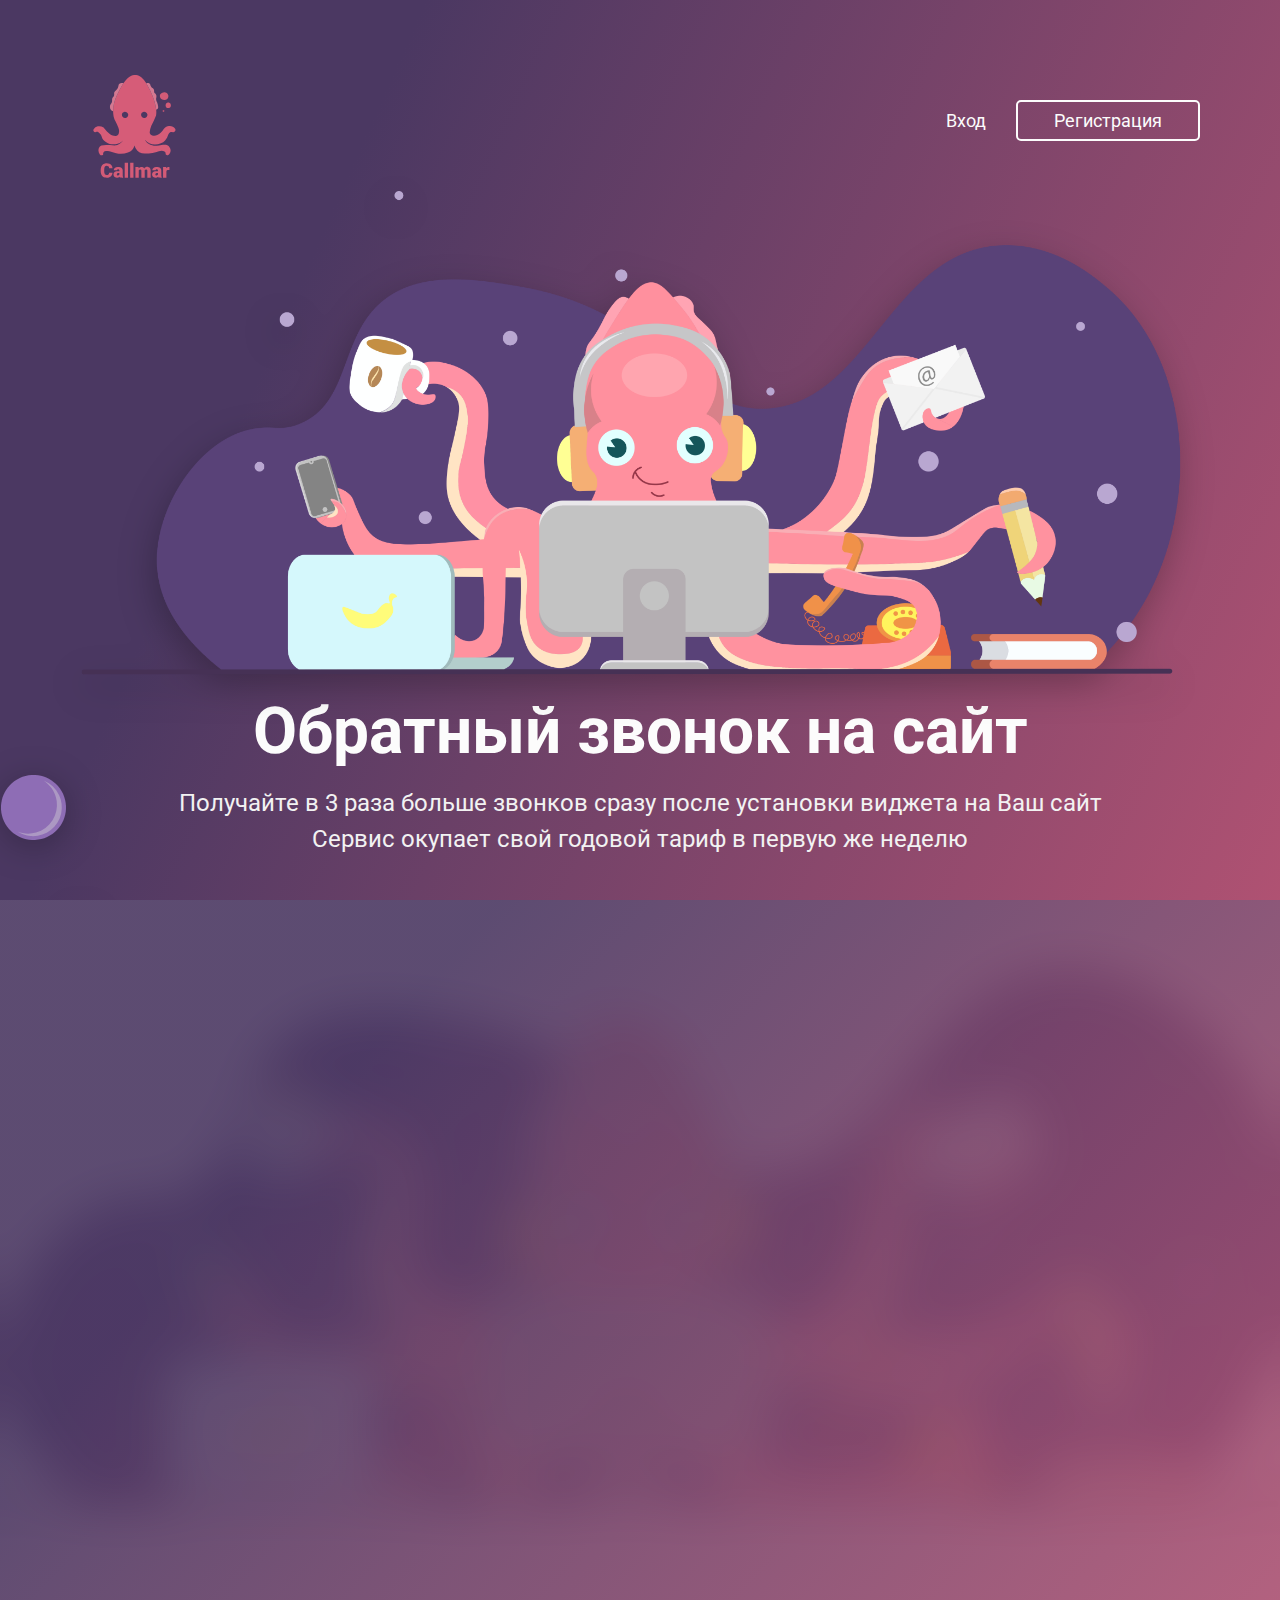
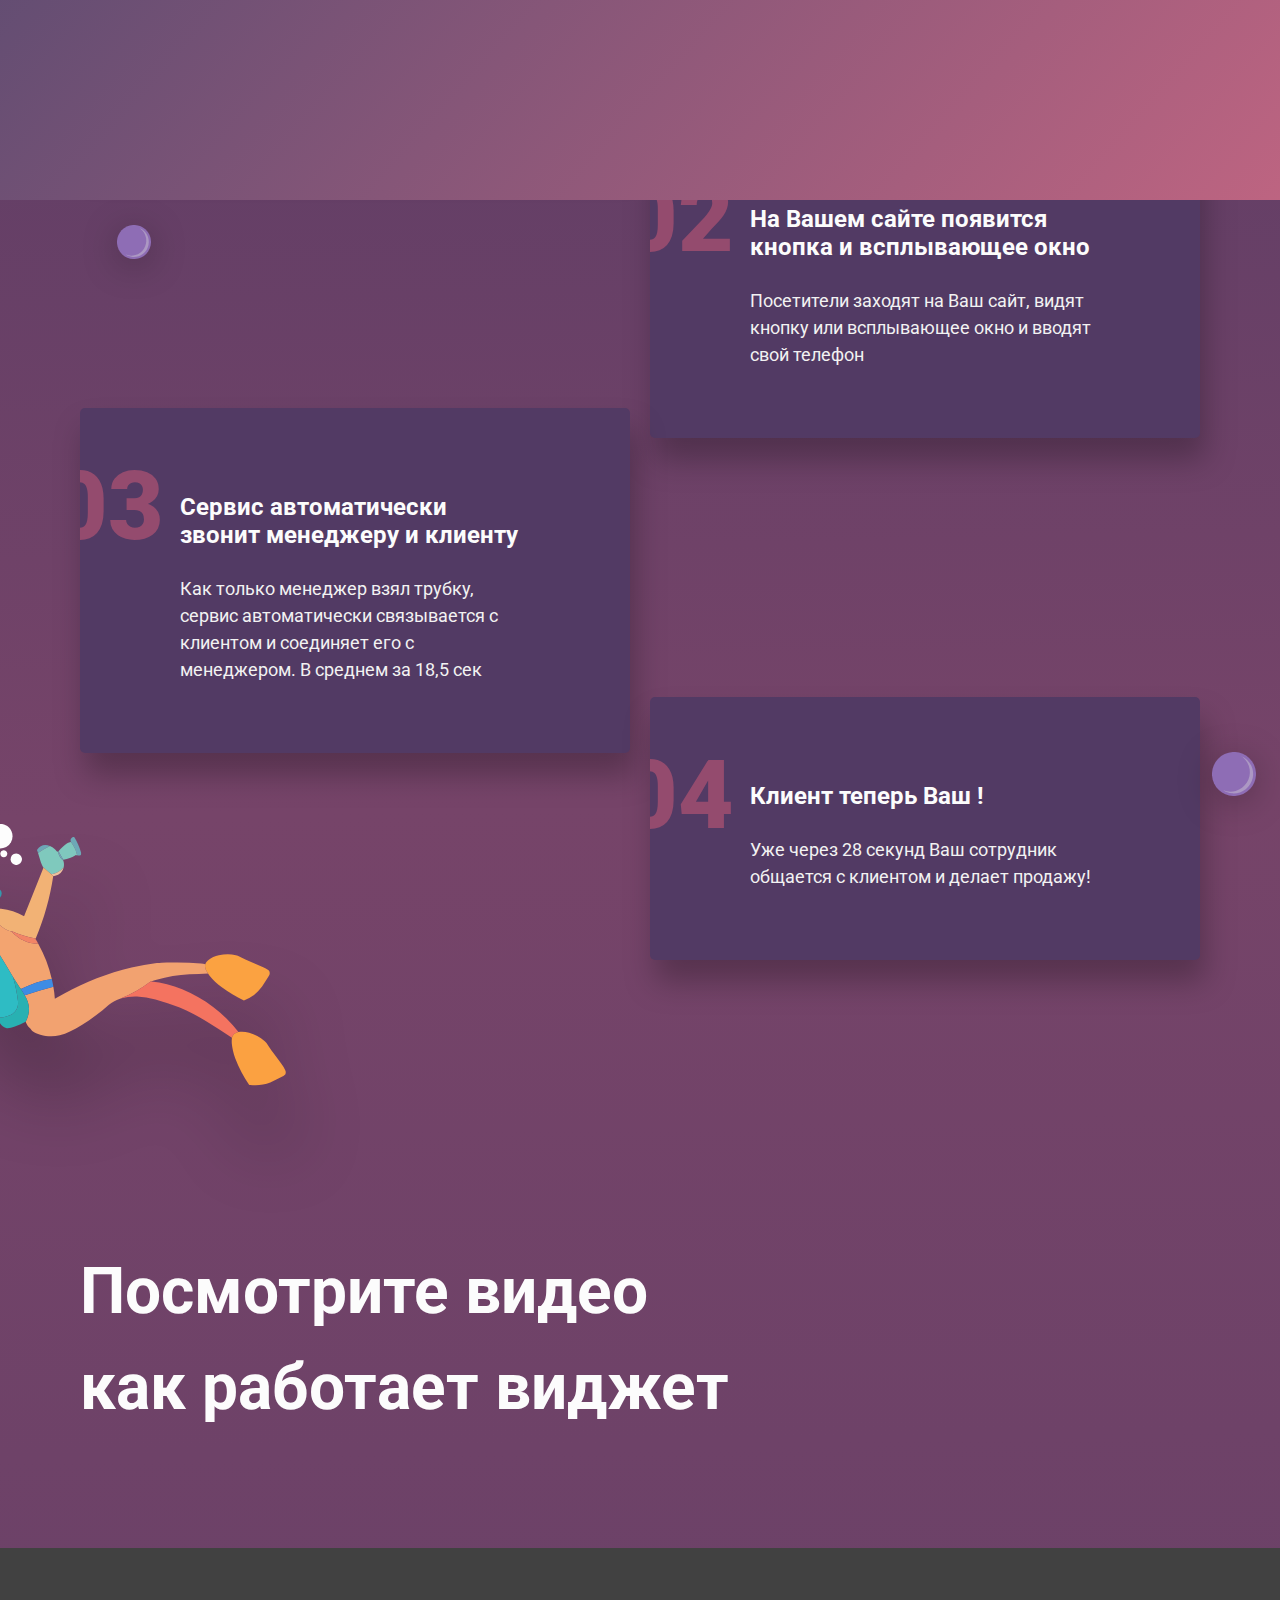
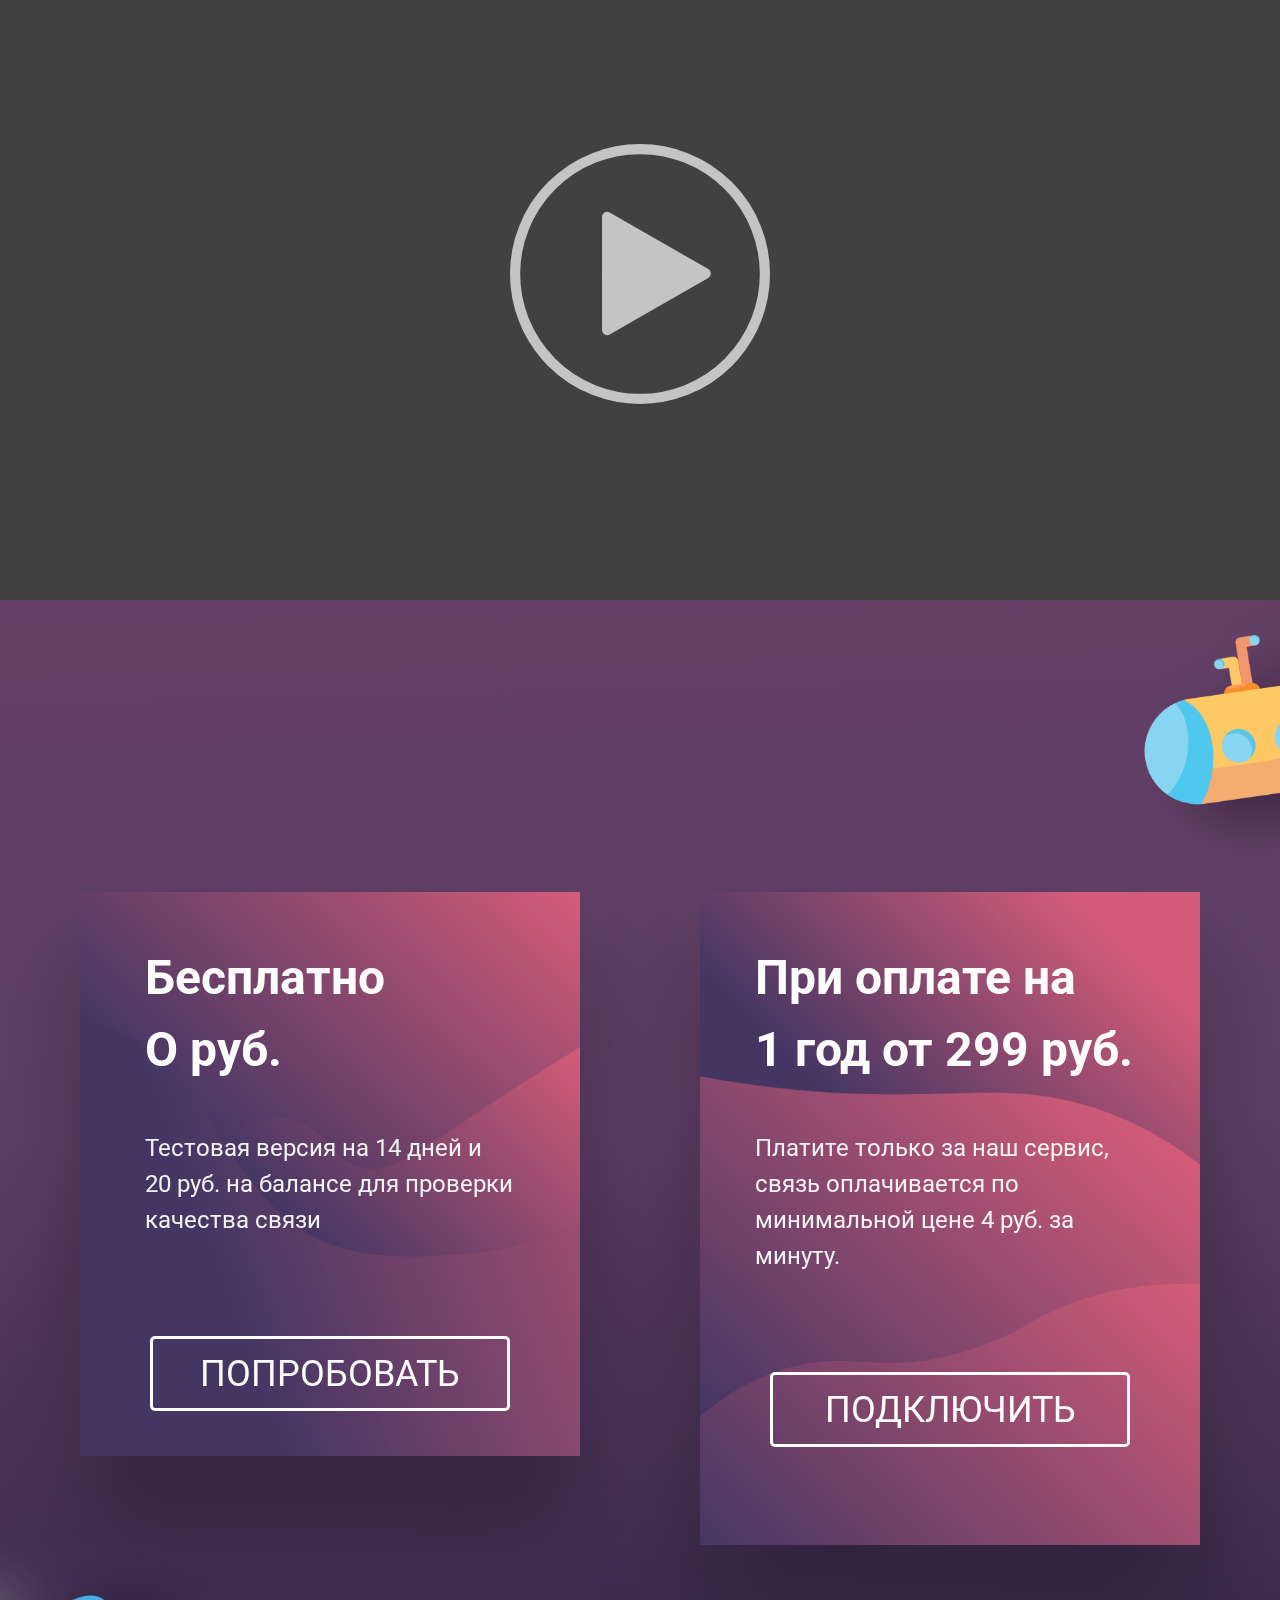
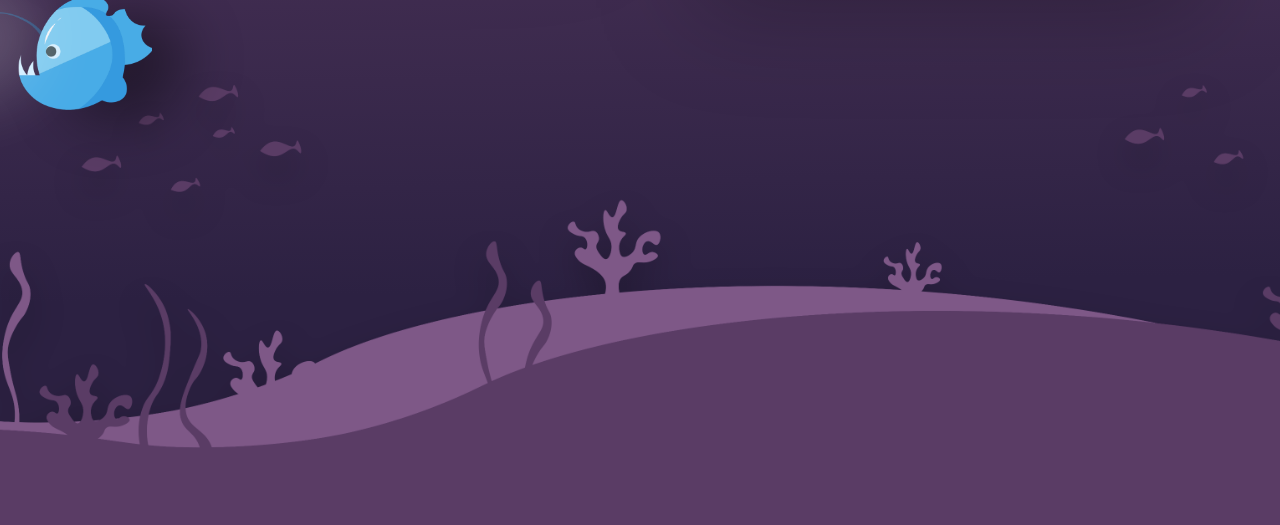
<file: index.html>
<!doctype html>
<html lang="en">
<head>
    <meta charset="UTF-8">
    <meta name="viewport"
          content="width=device-width, user-scalable=no, initial-scale=1.0, maximum-scale=1.0, minimum-scale=1.0">
    <meta http-equiv="X-UA-Compatible" content="ie=edge">
    <title>Николаев HW18</title>
    <link rel="preconnect" href="https://fonts.googleapis.com">
    <link rel="preconnect" href="https://fonts.gstatic.com" crossorigin>
    <link href="https://fonts.googleapis.com/css2?family=Roboto:wght@400;500;700;900&display=swap" rel="stylesheet">
    <base href="public/">
    <link rel="stylesheet" href="css/reset.css">
    <link rel="stylesheet" href="css/style.css">
    <link rel="stylesheet" href="css/index.css">
    <link rel="stylesheet" href="css/layout.css">
    <link rel="stylesheet" href="css/animation.css">
</head>
<body>
<section class="main">
    <div class="container">
        <header class="header header__main">
            <img src="images/callmar_logo.svg" alt="logo" class="header__logo">
            <div class="header__burger-popup hide">
                <button class="button header__button button-login">Вход</button>
                <button class="button header__button button-registration">Регистрация</button>
            </div>
            <button class="header__burger"><img src="images/burger_icon.svg" alt=""></button>

        </header>
        <img src="images/main.png" alt="" class="hero-img">
        <h2>Обратный звонок на сайт</h2>
        <p>Получайте в 3 раза больше звонков сразу после установки виджета на Ваш сайт<br>Сервис окупает свой годовой
            тариф в первую же неделю</p>
        <button class="button button_cta button_filled main__button button-connect">подключить</button>
        <div>
            <img src="images/bubble.svg" alt="" class="bubble__main">
            <img src="images/bubble.svg" alt="" class="bubble__main">
            <img src="images/bubble.svg" alt="" class="bubble__main">
            <img src="images/bubble.svg" alt="" class="bubble__main">
            <img src="images/bubble.svg" alt="" class="bubble__main">
            <img src="images/bubble.svg" alt="" class="bubble__main">
        </div>
    </div>
</section>
<section class="second ">
    <div class="container">
        <div class="about">
            <h2 class="about__header about__header_top">Как работает виджет <br>обратного звонка</h2>
            <div class="cards">
                <div class="info-card">
                    <p class="info-card__number">01</p>
                    <h2 class="info-card__header">Устанавливаете код <br class="sm-hide lx-hide">на сайт</h2>
                    <p class="info-card__content">Вы устанавливаете на свой сайт специальный html-код. Это займет 3
                        минуты
                        или
                        мы
                        поможем вам</p>
                </div>
                <div class="info-card">
                    <p class="info-card__number">02</p>
                    <h2 class="info-card__header">На Вашем сайте появится кнопка и всплывающее окно</h2>
                    <p class="info-card__content">Посетители заходят на Ваш сайт, видят кнопку или всплывающее окно и
                        вводят свой телефон</p>
                </div>
                <div class="info-card">
                    <p class="info-card__number">03</p>
                    <h2 class="info-card__header">Сервис автоматически звонит менеджеру и клиенту</h2>
                    <p class="info-card__content">Как только менеджер взял трубку, сервис автоматически связывается с
                        клиентом и соединяет его с менеджером. В среднем за 18,5 сек</p>
                </div>
                <div class="info-card">
                    <p class="info-card__number">04</p>
                    <h2 class="info-card__header">Клиент теперь Ваш !</h2>
                    <p class="info-card__content">Уже через 28 секунд Ваш сотрудник общается с клиентом и делает
                        продажу!</p>
                </div>
            </div>
            <h2 class="about__header about__header_bottom">Посмотрите видео <br>как работает виджет</h2>
            <div>
                <img src="images/bubble.svg" alt="" class="bubble__about">
                <img src="images/bubble.svg" alt="" class="bubble__about">
                <img src="images/bubble.svg" alt="" class="bubble__about">
                <img src="images/bubble.svg" alt="" class="bubble__about">
                <img src="images/bubble.svg" alt="" class="bubble__about">
                <img src="images/bubble.svg" alt="" class="bubble__about">
                <img src="images/bubble.svg" alt="" class="bubble__about">
            </div>
            <div>
                <div class="diver__about">
                    <img src="images/diver_1.svg" alt="" class="diver__img">
                    <img src="images/diver_bubbles.svg" alt="" class="diver__bubbles">
                </div>
                <div class="diver__about">
                    <img src="images/diver_2.svg" alt="" class="diver__img">
                </div>
            </div>
        </div>

    </div>
    <div class="video">
        <img src="images/play_button.svg" alt="" class="video__play-button">
    </div>
    <div class="container">
        <div class="cta">
            <div class="cta__cards">
                <div class="cta-card">
                    <h2 class="cta-card__header">Бесплатно<br class="sm-hide"> О руб.</h2>
                    <p class="cta-card__content">Тестовая версия на 14&nbsp;дней и 20&nbsp;руб. на балансе для проверки
                        качества связи</p>
                    <button class="button button_cta cta-card__button button-connect">попробовать</button>
                </div>
                <div class="cta-card">
                    <h2 class="cta-card__header">При оплате на <br>
                        1 год от 299 руб.</h2>
                    <p class="cta-card__content">Платите только за наш сервис, связь оплачивается по минимальной цене 4&nbsp;руб.
                        за минуту.</p>
                    <button class="button button_cta cta-card__button button-connect">подключить</button>
                </div>
            </div>
        </div>
    </div>
    <div class="footer">
        <div class="footer__bg"></div>
        <div class="fish fish__footer">
            <img src="images/fish.png" alt="">
            <div class="fish__light"></div>
        </div>
        <div class="submarine submarine__footer">
            <img src="images/submarine.png" alt="">
        </div>
    </div>
</section>
<section class="popup popup-questions hide">
    <div class="popup__front popup-questions__front">
        <button class="popup__button-close form-item"></button>
        <div class="form-item">
            <h2 class="popup-questions__header">У Вас остались вопросы?</h2>
        </div>
        <div class="form-item">
            <p class="popup-questions__content">Хотите, перезвоним вам за 27 секунд?</p>
        </div>
        <div class="form-item">
            <form name='questions-form' method="post" class="popup__form popup-questions__form" action="" novalidate>
                <input type="text" class="input input-phone popup-questions__input">
                <div class="button__wrap">
                    <button class="button button_cta button_filled popup-questions__button">Жду звонка!</button>
                    <p class="popup-questions__button-comment">Звонок бесплатный</p>
                </div>
            </form>
        </div>
        <div class="form-item">
            <div class="popup__timer">
                <img class="popup__timer-image" src="images/alarm_clock.svg" alt="">
                <span class="popup__time">0:27,00</span>
            </div>
        </div>
        <div class="popup-questions__comment-wrap form-item">
            <p class="popup-questions__comment">Виджет предоставлен Callmar.pro</p>
        </div>
    </div>
</section>
<section class="popup popup-registration hide">
    <div class="popup__front popup-registration__front">
        <form name='registration-form' method="post" class="popup__form popup-registration__form" novalidate>

            <button class="popup__button-close form-item"></button>

            <div class="form-item">
                <h2 class="popup__header">Регистрация</h2>
                <p class="popup-registration__description">После регистрации вы получите:<br>10 минут связи - бесплатно
                </p>
            </div>
            <div class="form-item">
                <label class="popup__label">Ваш Email</label>
                <input type="email" class="input popup__input registration__email">
            </div>
            <div class="form-item">
                <label class="popup__label">Ваше имя</label>
                <input type="text" class="input popup__input registration__name">
            </div>
            <div class="form-item">
                <label class="popup__label">Адрес вашего сайта</label>
                <input type="url" class="input popup__input registration__url">
            </div>
            <div class="form-item">
                <label class="popup__label">Ваш телефон (на него будут поступать звонки с сайта)</label>
                <input type="tel" class="input popup__input registration__phone">
            </div>
            <div class="form-item">
                <label class="popup__label">Придумайте пароль</label>
                <div class="popup__input-wrapper">
                    <input type="password" class="input popup__input registration__password">
                    <div class="input popup__input popup__input-eye-wrapper">
                        <svg class="popup__input-eye">
                            <use xlink:href="#eye"></use>
                        </svg>
                    </div>
                    <p class="input-tip">Пароль должен состоять из: строчных и заглавных букв, цифр, символов.
                        Минимальная длина
                        - 8 символов. </p>
                </div>
            </div>
            <div class="form-item">
                <label class="popup__label">Повторите пароль</label>
                <div class="popup__input-wrapper">
                    <input type="password" class="input popup__input registration__password-repeat">
                    <div class="input popup__input popup__input-eye-wrapper">
                        <svg class="popup__input-eye">
                            <use xlink:href="#eye"></use>
                        </svg>
                    </div>
                    <p class="input-tip">Пароли не совпадают</p>
                </div>
            </div>
            <div class="form-item">
                <button class="popup-registration__button button button_cta button_filled ">Зарегистрироваться</button>
            </div>


        </form>


    </div>
</section>
<section class="popup popup-login hide">
    <div class="popup__front popup-login__front">
        <button class="popup__button-close form-item"></button>
        <form name='login-form' method="post" class="popup__form popup-login__form" novalidate>
            <div class="form-item">
                <h2 class="popup__header popup-login__header">Вход в личный кабинет</h2>
            </div>
            <div class="form-item">
                <label class="popup__label">Ваш Email</label>
                <input type="email" class="input popup__input login__email">
            </div>
            <div class="form-item">
                <label class="popup__label">Пароль</label>
                <div class="popup__input-wrapper">
                    <input type="password" class="input popup__input login__password">
                    <div class="input popup__input popup__input-eye-wrapper">
                        <svg class="popup__input-eye">
                            <use xlink:href="#eye"></use>
                        </svg>
                    </div>
                </div>
            </div>
            <div class="form-item">
                <a href=" " class="popup-login__remember-link">Вспомнить пароль</a>
            </div>
            <div class="form-item">
                <button class="popup-login__button button button_cta button_filled popup-login__button-singin">Войти
                </button>
            </div>
            <div class="form-item">
                <button class="popup-login__button button button_cta  popup-login__button-registration">Регистрация
                </button>

            </div>
        </form>
    </div>
</section>

<!--<div class="layout">-->
<!--    <div class="layout__wrapper">-->
<!--        <img src="../layout/callmar_index_390.png" alt="" class="layout__image layout__index_390">-->
<!--    </div>-->
<!--    <div class="layout__wrapper">-->
<!--        <img src="../layout/callmar_index_1520.png" alt="" class="layout__image layout__index_1520">-->
<!--    </div>-->
<!--    <div class="layout__wrapper">-->
<!--        <img src="../layout/callmar_index_1920.png" alt="" class="layout__image layout__index_1920">-->
<!--    </div>-->
<!--    <div class="layout__wrapper">-->
<!--        <img src="../layout/popup_questions_1.png" alt="" class="layout__image layout__popup_1">-->
<!--    </div>-->
<!--    <div class="layout__wrapper">-->
<!--        <img src="../layout/popup_questions_2.png" alt="" class="layout__image layout__popup_2">-->
<!--    </div>-->
<!--    <div class="layout__wrapper">-->
<!--        <img src="layout/popup_reg_1920.png" alt=""-->
<!--             class="../layout__image layout__popup_reg layout__1140 layout__1520 layout__1920">-->
<!--    </div>-->
<!--    <div class="layout__wrapper">-->
<!--        <img src="../layout/popup_reg_390.png" alt="" class="layout__image layout__popup_reg layout__390">-->
<!--    </div>-->
<!--    <div class="layout__wrapper">-->
<!--        <img src="layout/popup_login_1920.png" alt=""-->
<!--             class="../layout__image layout__popup_reg layout__1140 layout__1520 layout__1920">-->
<!--    </div>-->
<!--    <div class="layout__wrapper">-->
<!--        <img src="../layout/popup_login_390.png" alt="" class="layout__image layout__popup_reg layout__390">-->
<!--    </div>-->

<!--</div>-->
<!--<script>-->
<!--    let layout = document.querySelector('.layout')-->
<!--    const keys = [-->
<!--        'layoutOnTop',-->
<!--        'layoutHide',-->
<!--        'layoutNegative',-->
<!--    ];-->
<!--    updateState()-->

<!--    function updateState() {-->
<!--        keys.forEach(item => {-->
<!--            if (sessionStorage.getItem(item) === 'true') {-->
<!--                layout.classList.add(item)-->
<!--            } else {-->
<!--                layout.classList.remove(item)-->
<!--            }-->

<!--        })-->
<!--        if (sessionStorage.getItem('outline') === 'true') {-->
<!--            document.body.classList.add('outline')-->
<!--        } else {-->
<!--            document.body.classList.remove('outline')-->
<!--        }-->

<!--    }-->

<!--    document.addEventListener('keydown', function (event) {-->
<!--        let key;-->
<!--        if (event.key === ']') {-->
<!--            key = 'layoutOnTop';-->
<!--        }-->
<!--        if (event.key === '[') {-->
<!--            key = 'layoutHide';-->
<!--        }-->
<!--        if (event.key === 'n') {-->
<!--            key = 'layoutNegative';-->
<!--        }-->
<!--        if (event.key === 'o') {-->
<!--            key = 'outline';-->
<!--        }-->
<!--        if (key !== undefined) {-->
<!--            if (sessionStorage.getItem(key) === 'true') {-->
<!--                sessionStorage.setItem(key, 'false')-->
<!--            } else {-->
<!--                sessionStorage.setItem(key, 'true')-->
<!--            }-->
<!--            updateState();-->
<!--        }-->
<!--    })-->
<!--</script>-->
<script src="js/imask.js"></script>
<script src="js/index.js"></script>
<script src="js/validation.js"></script>

</body>
<svg xmlns="http://www.w3.org/2000/svg" style="display: none">
    <symbol id="eye" viewBox="0 0 20 20">
        <path fill="var(--color)"
              d="M.2 10a11 11 0 0 1 19.6 0A11 11 0 0 1 .2 10zm9.8 4a4 4 0 1 0 0-8 4 4 0 0 0 0 8zm0-2a2 2 0 1 1 0-4 2 2 0 0 1 0 4z"/>
    </symbol>
</svg>

</html>
</file>
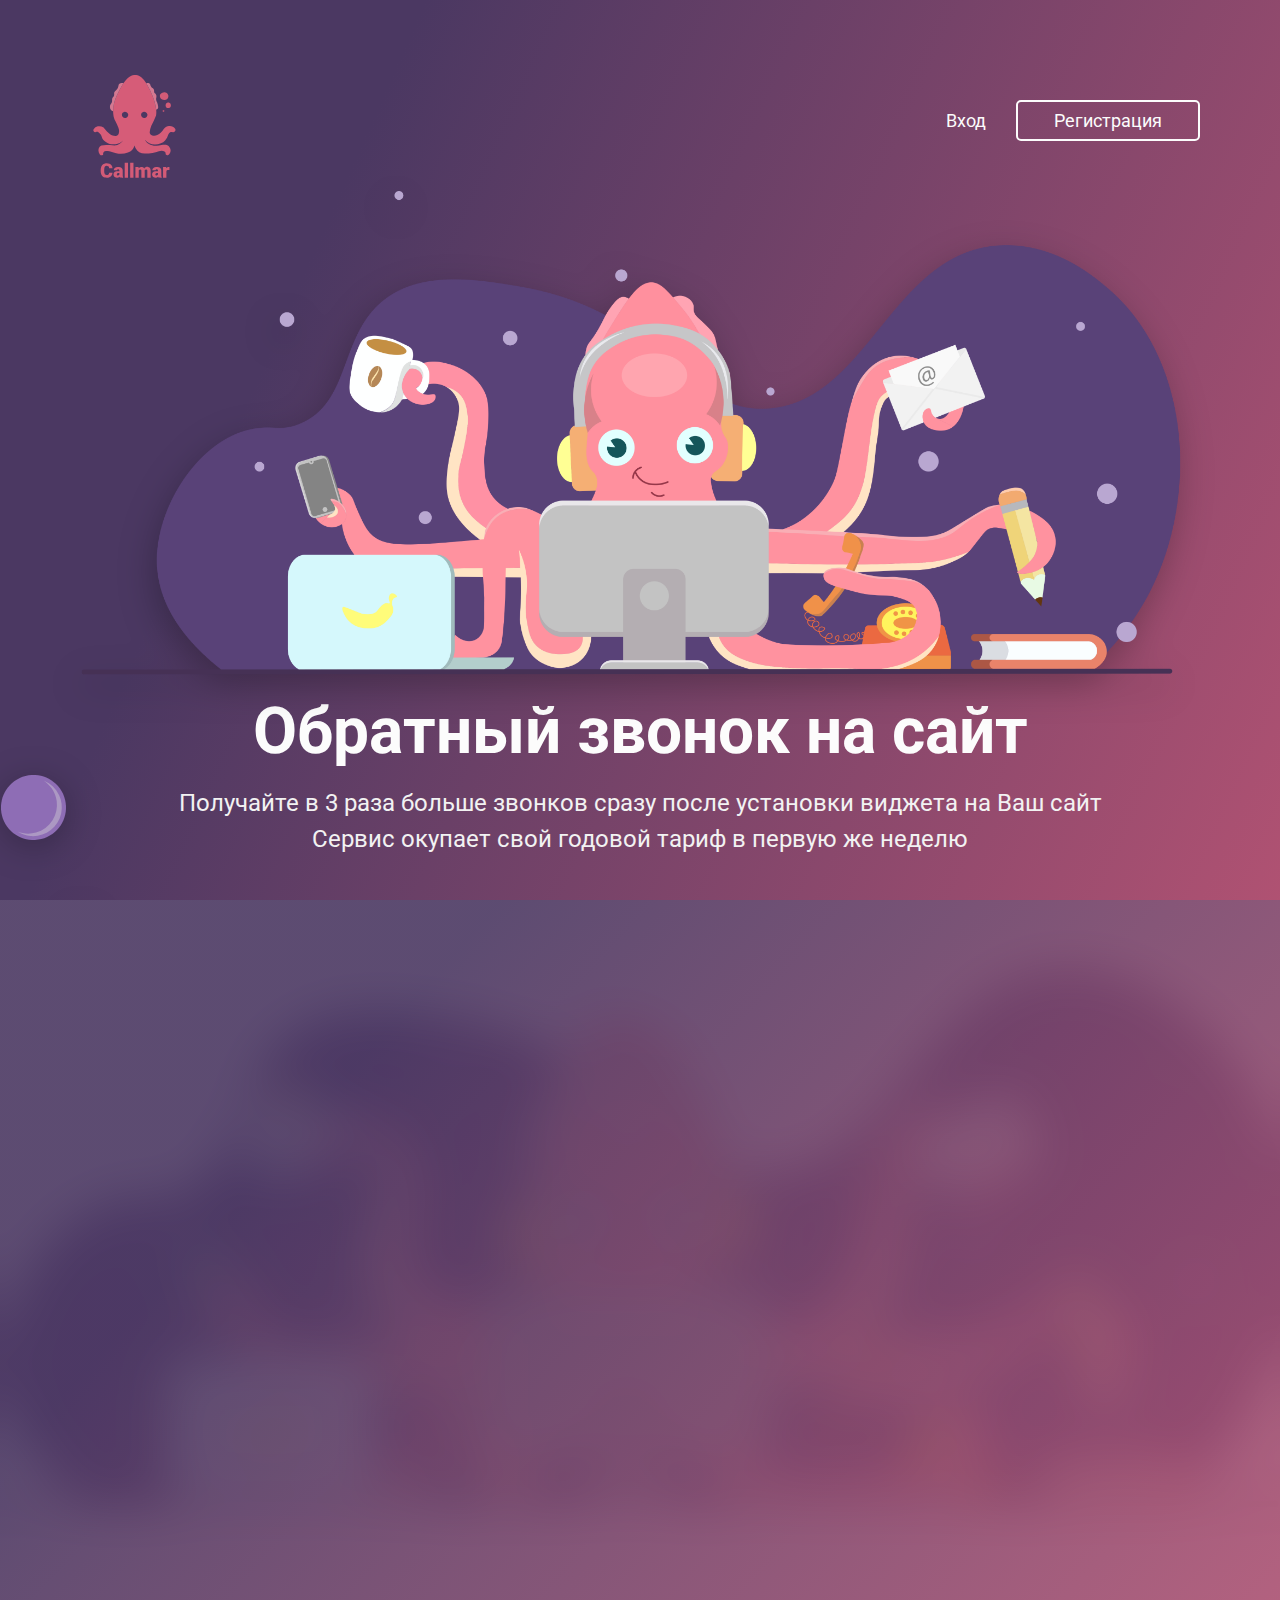
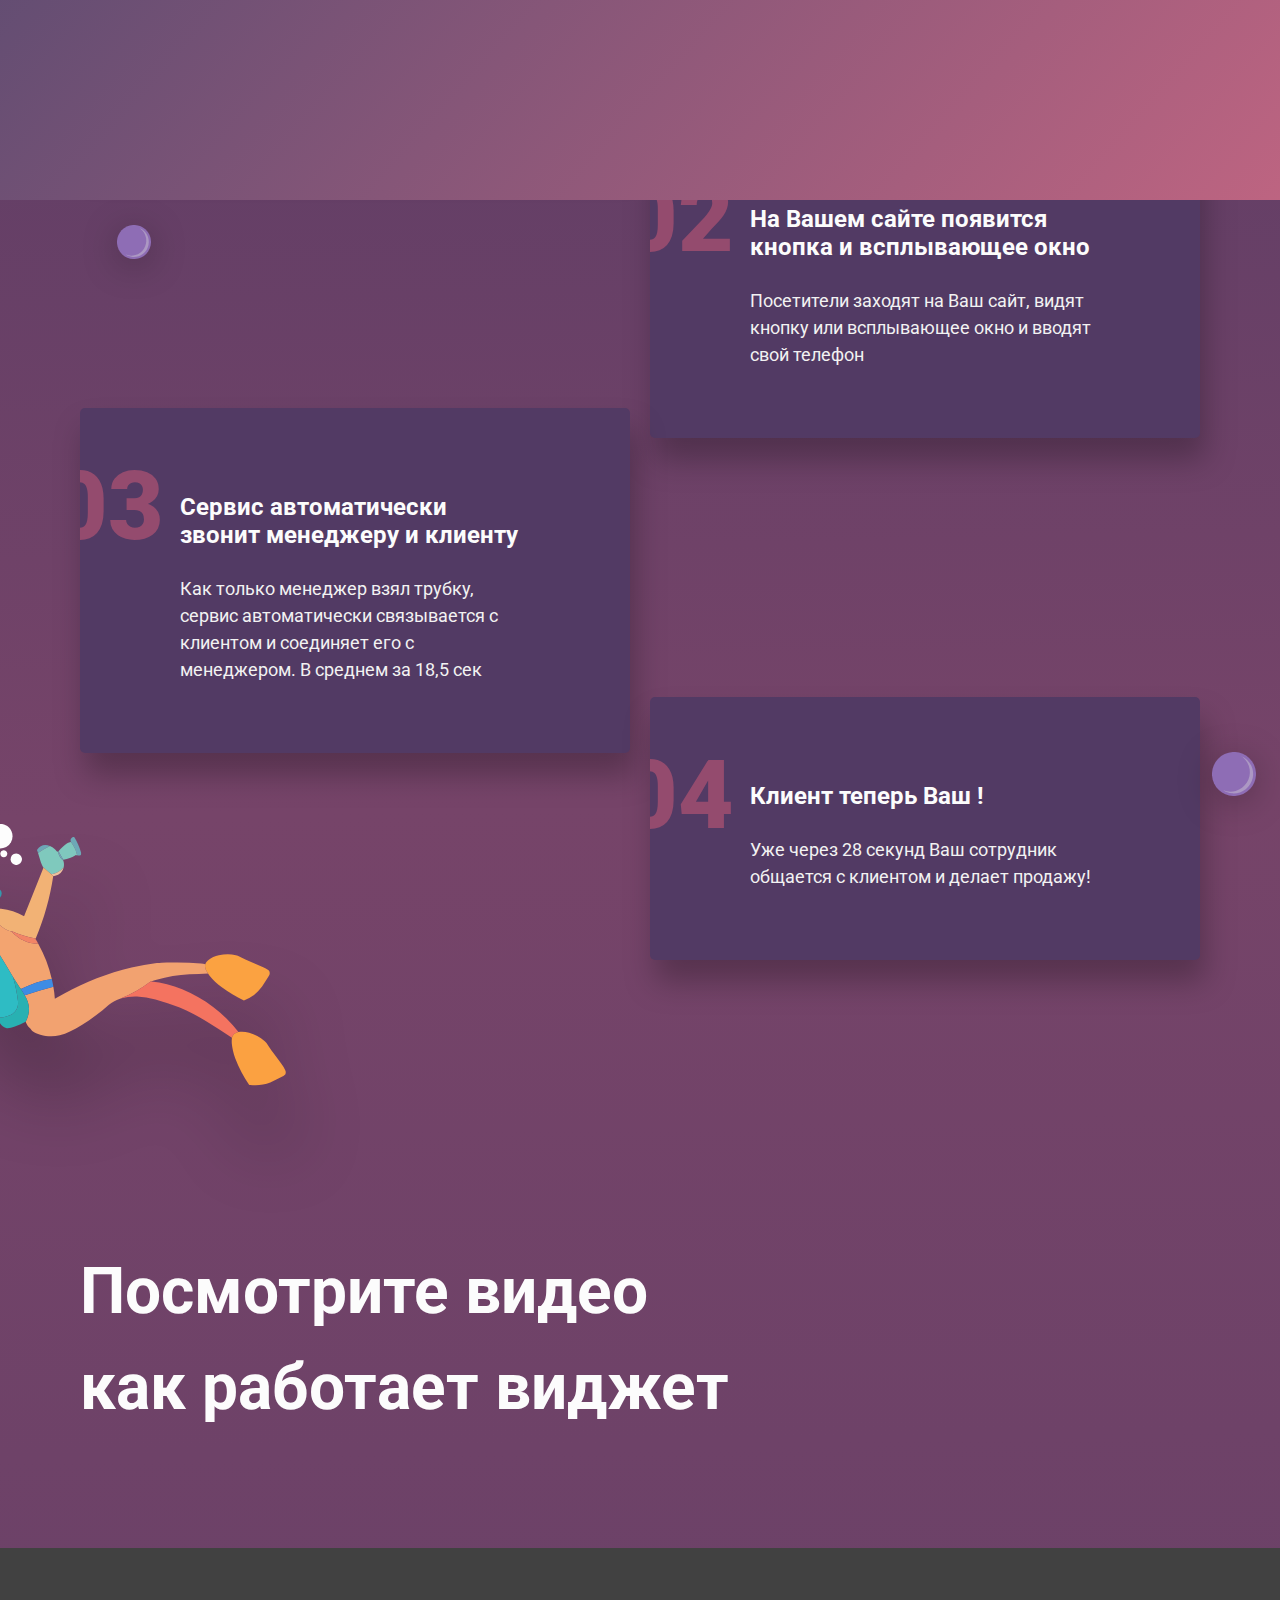
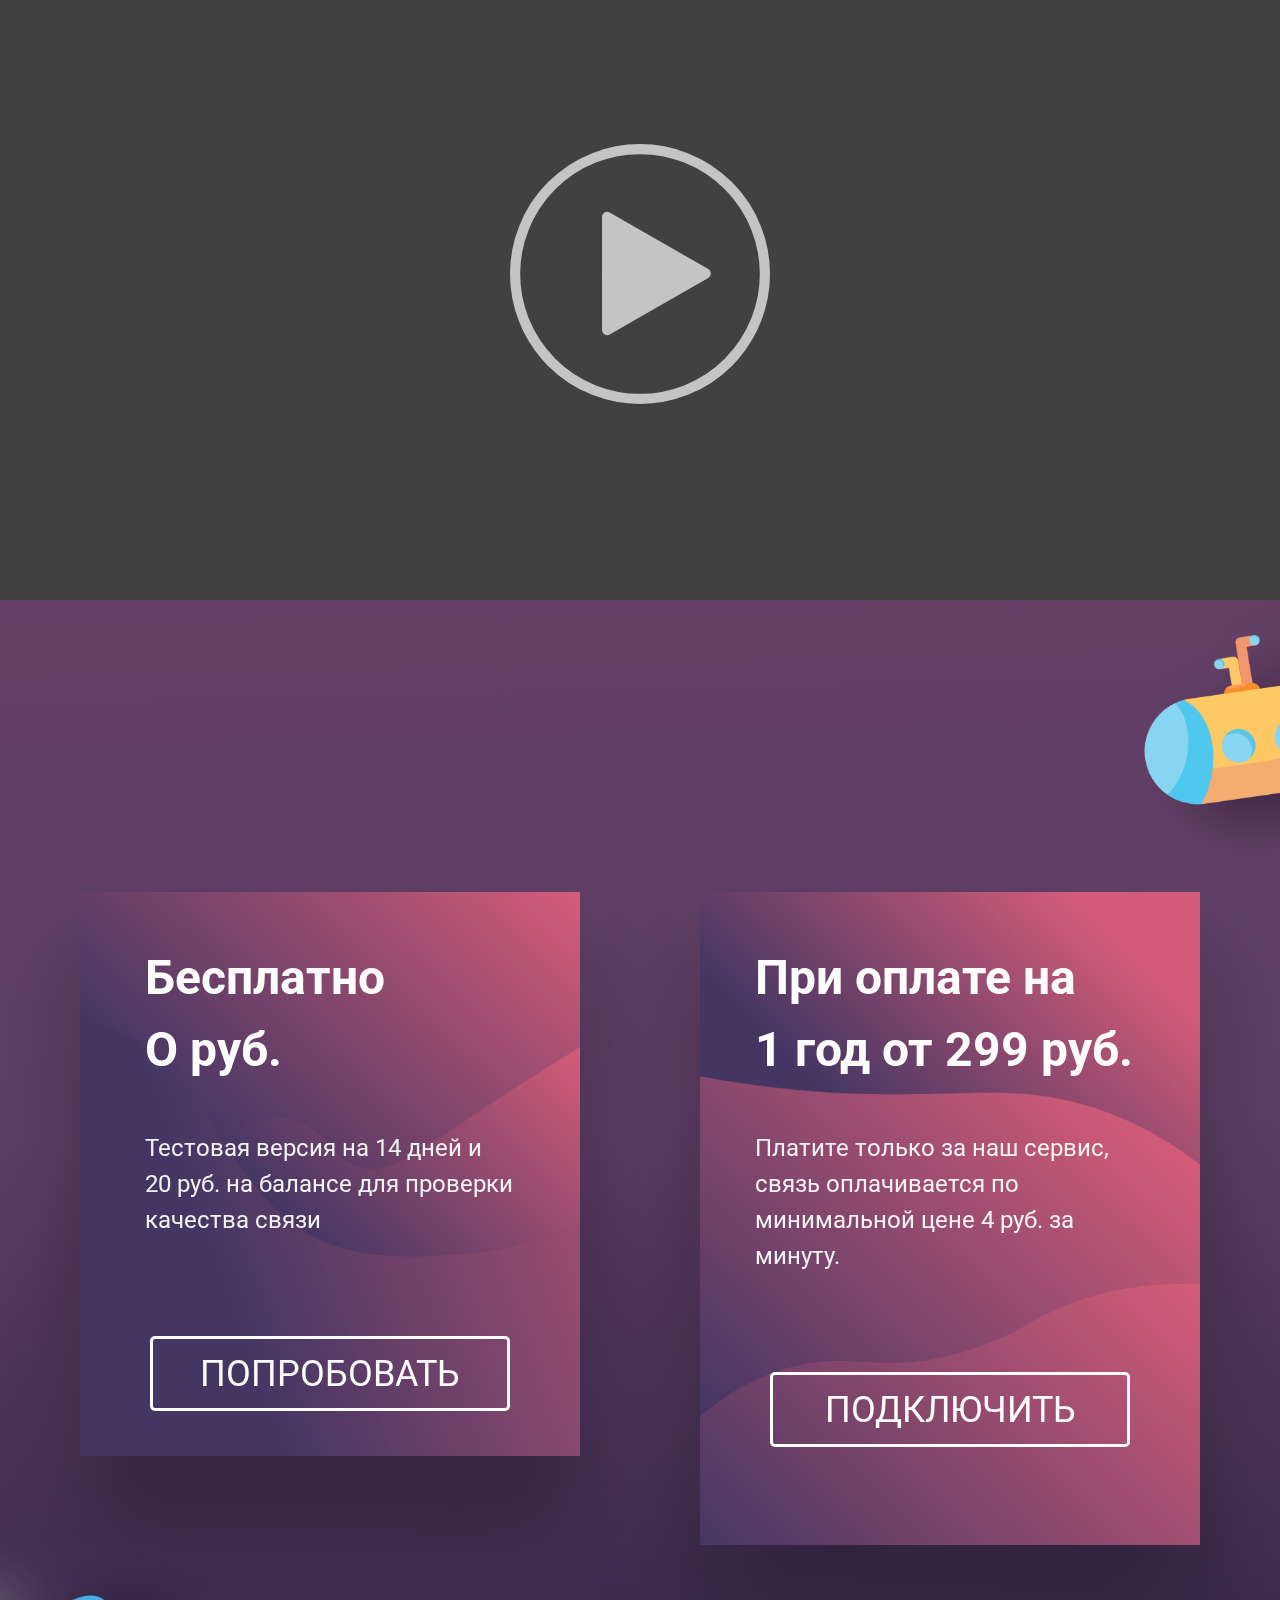
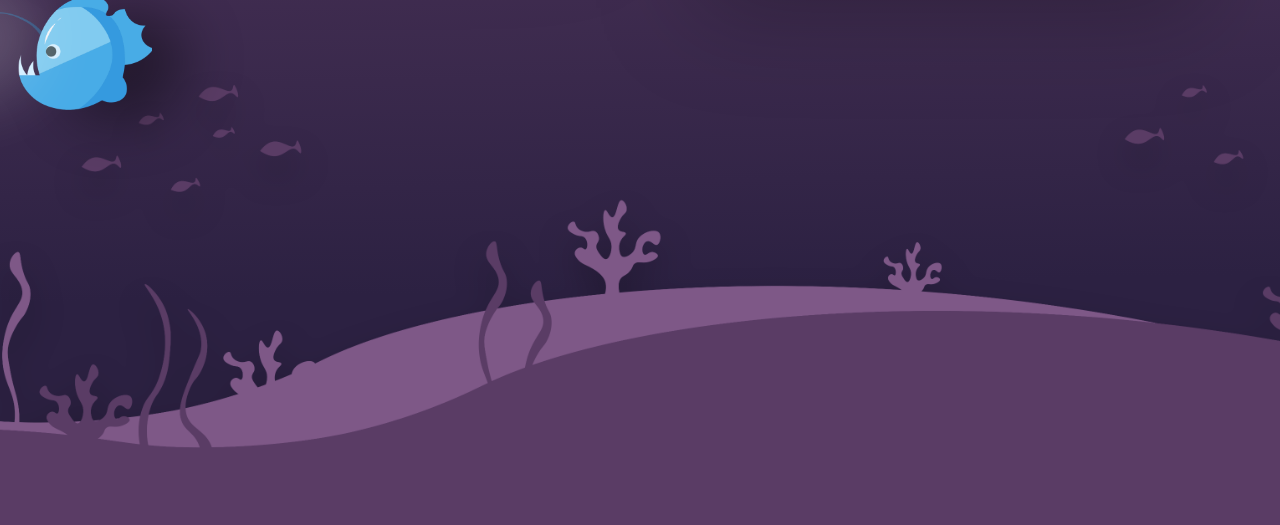
<file: public/index.html>
<!doctype html>
<html lang="en">
<head>
    <meta charset="UTF-8">
    <meta name="viewport"
          content="width=device-width, user-scalable=no, initial-scale=1.0, maximum-scale=1.0, minimum-scale=1.0">
    <meta http-equiv="X-UA-Compatible" content="ie=edge">
    <title>Николаев HW18</title>
    <!--    <link rel="stylesheet" href="">-->
    <link rel="preconnect" href="https://fonts.googleapis.com">
    <link rel="preconnect" href="https://fonts.gstatic.com" crossorigin>
    <link href="https://fonts.googleapis.com/css2?family=Roboto:wght@400;500;700;900&display=swap" rel="stylesheet">
    <link rel="stylesheet" href="css/reset.css">
    <link rel="stylesheet" href="css/style.css">
    <link rel="stylesheet" href="css/index.css">
    <link rel="stylesheet" href="css/layout.css">
    <link rel="stylesheet" href="css/animation.css">

</head>
<body>
<section class="main">
    <div class="container">
        <header class="header header__main">
            <img src="images/callmar_logo.svg" alt="logo" class="header__logo">
            <div class="header__burger-popup hide">
                <button class="button header__button button-login">Вход</button>
                <button class="button header__button button-registration">Регистрация</button>
            </div>
            <button class="header__burger"><img src="images/burger_icon.svg" alt=""></button>

            <!--                <button class="button header__burger-button button-login">Вход</button>-->
            <!--                <button class="button header__burger-button button-registration">Регистрация</button>-->

        </header>
        <img src="images/main.png" alt="" class="hero-img">
        <h2>Обратный звонок на сайт</h2>
        <p>Получайте в 3 раза больше звонков сразу после установки виджета на Ваш сайт<br>Сервис окупает свой годовой
            тариф в первую же неделю</p>
        <button class="button button_cta button_filled main__button button-connect">подключить</button>
        <div>
            <img src="images/bubble.svg" alt="" class="bubble__main">
            <img src="images/bubble.svg" alt="" class="bubble__main">
            <img src="images/bubble.svg" alt="" class="bubble__main">
            <img src="images/bubble.svg" alt="" class="bubble__main">
            <img src="images/bubble.svg" alt="" class="bubble__main">
            <img src="images/bubble.svg" alt="" class="bubble__main">
        </div>
    </div>
</section>
<section class="second ">
    <div class="container">
        <div class="about">
            <h2 class="about__header about__header_top">Как работает виджет <br>обратного звонка</h2>
            <div class="cards">
                <div class="info-card">
                    <p class="info-card__number">01</p>
                    <h2 class="info-card__header">Устанавливаете код <br class="sm-hide lx-hide">на сайт</h2>
                    <p class="info-card__content">Вы устанавливаете на свой сайт специальный html-код. Это займет 3
                        минуты
                        или
                        мы
                        поможем вам</p>
                </div>
                <div class="info-card">
                    <p class="info-card__number">02</p>
                    <h2 class="info-card__header">На Вашем сайте появится кнопка и всплывающее окно</h2>
                    <p class="info-card__content">Посетители заходят на Ваш сайт, видят кнопку или всплывающее окно и
                        вводят свой телефон</p>
                </div>
                <div class="info-card">
                    <p class="info-card__number">03</p>
                    <h2 class="info-card__header">Сервис автоматически звонит менеджеру и клиенту</h2>
                    <p class="info-card__content">Как только менеджер взял трубку, сервис автоматически связывается с
                        клиентом и соединяет его с менеджером. В среднем за 18,5 сек</p>
                </div>
                <div class="info-card">
                    <p class="info-card__number">04</p>
                    <h2 class="info-card__header">Клиент теперь Ваш !</h2>
                    <p class="info-card__content">Уже через 28 секунд Ваш сотрудник общается с клиентом и делает
                        продажу!</p>
                </div>
            </div>
            <h2 class="about__header about__header_bottom">Посмотрите видео <br>как работает виджет</h2>
            <div>
                <img src="images/bubble.svg" alt="" class="bubble__about">
                <img src="images/bubble.svg" alt="" class="bubble__about">
                <img src="images/bubble.svg" alt="" class="bubble__about">
                <img src="images/bubble.svg" alt="" class="bubble__about">
                <img src="images/bubble.svg" alt="" class="bubble__about">
                <img src="images/bubble.svg" alt="" class="bubble__about">
                <img src="images/bubble.svg" alt="" class="bubble__about">
            </div>
            <div>
                <div class="diver__about">
                    <img src="images/diver_1.svg" alt="" class="diver__img">
                    <img src="images/diver_bubbles.svg" alt="" class="diver__bubbles">
                </div>
                <div class="diver__about">
                    <img src="images/diver_2.svg" alt="" class="diver__img">
                </div>
            </div>
        </div>

    </div>
    <div class="video">
        <img src="images/play_button.svg" alt="" class="video__play-button">
    </div>
    <div class="container">
        <div class="cta">
            <div class="cta__cards">
                <div class="cta-card">
                    <h2 class="cta-card__header">Бесплатно<br class="sm-hide"> О руб.</h2>
                    <p class="cta-card__content">Тестовая версия на 14&nbsp;дней и 20&nbsp;руб. на балансе для проверки
                        качества связи</p>
                    <button class="button button_cta cta-card__button button-connect">попробовать</button>
                </div>
                <div class="cta-card">
                    <h2 class="cta-card__header">При оплате на <br>
                        1 год от 299 руб.</h2>
                    <p class="cta-card__content">Платите только за наш сервис, связь оплачивается по минимальной цене 4&nbsp;руб.
                        за минуту.</p>
                    <button class="button button_cta cta-card__button button-connect">подключить</button>
                </div>
            </div>
        </div>
    </div>
    <div class="footer">
        <div class="footer__bg"></div>
        <div class="fish fish__footer">
            <img src="images/fish.png" alt="">
            <div class="fish__light"></div>
        </div>
        <div class="submarine submarine__footer">
            <img src="images/submarine.png" alt="">
        </div>
    </div>
</section>
<section class="popup popup-questions hide">
    <div class="popup__front popup-questions__front">
        <button class="popup__button-close form-item"></button>
        <div class="form-item">
            <h2 class="popup-questions__header">У Вас остались вопросы?</h2>
        </div>
        <div class="form-item">
            <p class="popup-questions__content">Хотите, перезвоним вам за 27 секунд?</p>
        </div>
        <div class="form-item">
            <form name='questions-form' method="post" class="popup__form popup-questions__form" action="" novalidate>
                <input type="text" class="input input-phone popup-questions__input">
                <div class="button__wrap">
                    <button class="button button_cta button_filled popup-questions__button">Жду звонка!</button>
                    <p class="popup-questions__button-comment">Звонок бесплатный</p>
                </div>
            </form>
        </div>
        <div class="form-item">
            <div class="popup__timer">
                <img class="popup__timer-image" src="images/alarm_clock.svg" alt="">
                <span class="popup__time">0:27,00</span>
            </div>
        </div>
        <div class="popup-questions__comment-wrap form-item">
            <p class="popup-questions__comment">Виджет предоставлен Callmar.pro</p>
        </div>
    </div>
</section>
<section class="popup popup-registration hide">
    <div class="popup__front popup-registration__front">
        <form name='registration-form' method="post" class="popup__form popup-registration__form" novalidate>

            <button class="popup__button-close form-item"></button>

            <div class="form-item">
                <h2 class="popup__header">Регистрация</h2>
                <p class="popup-registration__description">После регистрации вы получите:<br>10 минут связи - бесплатно
                </p>
            </div>
            <div class="form-item">
                <label class="popup__label">Ваш Email</label>
                <input type="email" class="input popup__input registration__email">
            </div>
            <div class="form-item">
                <label class="popup__label">Ваше имя</label>
                <input type="text" class="input popup__input registration__name">
            </div>
            <div class="form-item">
                <label class="popup__label">Адрес вашего сайта</label>
                <input type="url" class="input popup__input registration__url">
            </div>
            <div class="form-item">
                <label class="popup__label">Ваш телефон (на него будут поступать звонки с сайта)</label>
                <input type="tel" class="input popup__input registration__phone">
            </div>
            <div class="form-item">
                <label class="popup__label">Придумайте пароль</label>
                <div class="popup__input-wrapper">
                    <input type="password" class="input popup__input registration__password">
                    <div class="input popup__input popup__input-eye-wrapper">
                        <svg class="popup__input-eye">
                            <use xlink:href="#eye"></use>
                        </svg>
                    </div>
                    <p class="input-tip">Пароль должен состоять из: строчных и заглавных букв, цифр, символов.
                        Минимальная длина
                        - 8 символов. </p>
                </div>
            </div>
            <div class="form-item">
                <label class="popup__label">Повторите пароль</label>
                <div class="popup__input-wrapper">
                    <input type="password" class="input popup__input registration__password-repeat">
                    <div class="input popup__input popup__input-eye-wrapper">
                        <svg class="popup__input-eye">
                            <use xlink:href="#eye"></use>
                        </svg>
                    </div>
                    <p class="input-tip">Пароли не совпадают</p>
                </div>
            </div>
            <div class="form-item">
                <button class="popup-registration__button button button_cta button_filled ">Зарегистрироваться</button>
            </div>


        </form>


    </div>
</section>
<section class="popup popup-login hide">
    <div class="popup__front popup-login__front">
        <button class="popup__button-close form-item"></button>
        <form name='login-form' method="post" class="popup__form popup-login__form" novalidate>
            <div class="form-item">
                <h2 class="popup__header popup-login__header">Вход в личный кабинет</h2>
            </div>
            <div class="form-item">
                <label class="popup__label">Ваш Email</label>
                <input type="email" class="input popup__input login__email">
            </div>
            <div class="form-item">
                <label class="popup__label">Пароль</label>
                <div class="popup__input-wrapper">
                    <input type="password" class="input popup__input login__password">
                    <div class="input popup__input popup__input-eye-wrapper">
                        <svg class="popup__input-eye">
                            <use xlink:href="#eye"></use>
                        </svg>
                    </div>
                </div>
            </div>
            <div class="form-item">
                <a href=" " class="popup-login__remember-link">Вспомнить пароль</a>
            </div>
            <div class="form-item">
                <button class="popup-login__button button button_cta button_filled popup-login__button-singin">Войти
                </button>
            </div>
            <div class="form-item">
                <button class="popup-login__button button button_cta  popup-login__button-registration">Регистрация
                </button>

            </div>
        </form>
    </div>
</section>

<!--<div class="layout">-->
<!--    <div class="layout__wrapper">-->
<!--        <img src="../layout/callmar_index_390.png" alt="" class="layout__image layout__index_390">-->
<!--    </div>-->
<!--    <div class="layout__wrapper">-->
<!--        <img src="../layout/callmar_index_1520.png" alt="" class="layout__image layout__index_1520">-->
<!--    </div>-->
<!--    <div class="layout__wrapper">-->
<!--        <img src="../layout/callmar_index_1920.png" alt="" class="layout__image layout__index_1920">-->
<!--    </div>-->
<!--    <div class="layout__wrapper">-->
<!--        <img src="../layout/popup_questions_1.png" alt="" class="layout__image layout__popup_1">-->
<!--    </div>-->
<!--    <div class="layout__wrapper">-->
<!--        <img src="../layout/popup_questions_2.png" alt="" class="layout__image layout__popup_2">-->
<!--    </div>-->
<!--    <div class="layout__wrapper">-->
<!--        <img src="layout/popup_reg_1920.png" alt=""-->
<!--             class="../layout__image layout__popup_reg layout__1140 layout__1520 layout__1920">-->
<!--    </div>-->
<!--    <div class="layout__wrapper">-->
<!--        <img src="../layout/popup_reg_390.png" alt="" class="layout__image layout__popup_reg layout__390">-->
<!--    </div>-->
<!--    <div class="layout__wrapper">-->
<!--        <img src="layout/popup_login_1920.png" alt=""-->
<!--             class="../layout__image layout__popup_reg layout__1140 layout__1520 layout__1920">-->
<!--    </div>-->
<!--    <div class="layout__wrapper">-->
<!--        <img src="../layout/popup_login_390.png" alt="" class="layout__image layout__popup_reg layout__390">-->
<!--    </div>-->

<!--</div>-->
<!--<script>-->
<!--    let layout = document.querySelector('.layout')-->
<!--    const keys = [-->
<!--        'layoutOnTop',-->
<!--        'layoutHide',-->
<!--        'layoutNegative',-->
<!--    ];-->
<!--    updateState()-->

<!--    function updateState() {-->
<!--        keys.forEach(item => {-->
<!--            if (sessionStorage.getItem(item) === 'true') {-->
<!--                layout.classList.add(item)-->
<!--            } else {-->
<!--                layout.classList.remove(item)-->
<!--            }-->

<!--        })-->
<!--        if (sessionStorage.getItem('outline') === 'true') {-->
<!--            document.body.classList.add('outline')-->
<!--        } else {-->
<!--            document.body.classList.remove('outline')-->
<!--        }-->

<!--    }-->

<!--    document.addEventListener('keydown', function (event) {-->
<!--        let key;-->
<!--        if (event.key === ']') {-->
<!--            key = 'layoutOnTop';-->
<!--        }-->
<!--        if (event.key === '[') {-->
<!--            key = 'layoutHide';-->
<!--        }-->
<!--        if (event.key === 'n') {-->
<!--            key = 'layoutNegative';-->
<!--        }-->
<!--        if (event.key === 'o') {-->
<!--            key = 'outline';-->
<!--        }-->
<!--        if (key !== undefined) {-->
<!--            if (sessionStorage.getItem(key) === 'true') {-->
<!--                sessionStorage.setItem(key, 'false')-->
<!--            } else {-->
<!--                sessionStorage.setItem(key, 'true')-->
<!--            }-->
<!--            updateState();-->
<!--        }-->
<!--    })-->
<!--</script>-->
<script src="js/imask.js"></script>
<script src="js/index.js"></script>
<script src="js/validation.js"></script>

</body>
<svg xmlns="http://www.w3.org/2000/svg" style="display: none">
    <symbol id="eye" viewBox="0 0 20 20">
        <path fill="var(--color)"
              d="M.2 10a11 11 0 0 1 19.6 0A11 11 0 0 1 .2 10zm9.8 4a4 4 0 1 0 0-8 4 4 0 0 0 0 8zm0-2a2 2 0 1 1 0-4 2 2 0 0 1 0 4z"/>
    </symbol>
</svg>

</html>
</file>
<file: public/css/style.css>
:root {
  --color-white: #FCFCFC;
  --color-gray-6: #F2F2F2 ;
}

* {
  font-family: "Roboto", sans-serif;
  color: var(--color-white);
  transition: 0.5s;
}

body {
  outline: 0;
}

.scroll-disabled {
  overflow: hidden;
}

h2 {
  font-style: normal;
  font-weight: bold;
  font-size: 24px;
  line-height: 28px;
  color: var(--color-white);
}
@media (min-width: 1140px) {
  h2 {
    font-size: 64px;
    line-height: 75px;
  }
}

p {
  font-size: 14px;
  line-height: 150%;
  color: var(--color-gray-6);
}
@media (min-width: 1140px) {
  p {
    font-size: 24px;
    line-height: 150%;
  }
}

.container {
  min-width: 350px;
  max-width: 390px;
  min-height: 100%;
  margin: auto;
  padding-left: 10px;
  padding-right: 10px;
  outline-color: deeppink;
}
@media (min-width: 1140px) {
  .container {
    max-width: 1120px;
    padding-left: 0;
    padding-right: 0;
  }
}
@media (min-width: 1540px) {
  .container {
    max-width: 1520px;
  }
}

.button {
  border-radius: 5px;
  font-size: 24px;
}
.button:hover, .button:target {
  background: rgba(255, 255, 255, 0.2);
}
@media (min-width: 1140px) {
  .button {
    font-size: 36px;
  }
}
.button_cta {
  text-transform: uppercase;
  height: 60px;
  font-size: 24px;
  line-height: 28px;
}
@media (min-width: 1140px) {
  .button_cta {
    height: 75px;
    font-size: 36px;
    line-height: 42px;
  }
}
.button_filled {
  background: #D75C78;
  filter: drop-shadow(0px 17px 12px rgba(0, 0, 0, 0.25));
}
.button_filled:hover {
  background: #D75C78;
  filter: drop-shadow(0px 17px 12px rgba(0, 0, 0, 0.25)) brightness(120%);
}

.input {
  color: #000;
  padding-left: 0.7em;
  background: #F3F3F3;
  box-shadow: inset 0 0 10px -1px rgba(0, 0, 0, 0.5);
  border-radius: 5px;
  font-weight: 700;
  line-height: 42px;
  display: block;
  height: 36px;
  font-size: 18px;
  z-index: 1;
}
@media (min-width: 1140px) {
  .input {
    font-size: 36px;
    height: 75px;
    box-shadow: inset 0 0 20px -1px rgba(0, 0, 0, 0.5);
  }
}
.input[class*=phone] {
  color: #D8D8D8;
}
.input[class*=phone]:focus, .input[class*=phone].visited {
  color: #000000;
  border-color: #FFFFFF;
}
.input[class*=phone].valid, .input.valid {
  background-color: #c8ffc3;
}
.input.invalid {
  color: #D75C78;
  border-color: #D75C78;
}
.input.invalid ~ .input-tip {
  margin-top: -15px;
}
@media (min-width: 1140px) {
  .input.invalid ~ .input-tip {
    margin-top: -30px;
  }
}
.input:hover {
  filter: drop-shadow(10px 17px 12px rgba(0, 0, 0, 0.25));
}
.input-tip {
  width: 100%;
  font-size: 12px;
  margin-top: -55px;
  height: 0%;
  margin-bottom: 19px;
  overflow: hidden;
  z-index: 0;
}
@media (min-width: 1140px) {
  .input-tip {
    font-size: 16px;
    margin-top: -85px;
    margin-bottom: 40px;
  }
}

.info-card {
  --background-color: #523A64;
  --number-color: #944B6E;
  --header-color: #F2F2F2;
  position: relative;
  padding: 40px 60px 50px;
  display: flex;
  flex-direction: column;
  row-gap: 20px;
  text-align: left;
  overflow: hidden;
  border-radius: 5px;
  filter: drop-shadow(5px 22px 15px rgba(0, 0, 0, 0.25));
  background-color: var(--background-color);
}
@media (min-width: 1140px) {
  .info-card {
    padding: 85px 100px 70px;
    row-gap: 26px;
  }
}
@media (min-width: 1540px) {
  .info-card {
    padding-top: 87px;
    padding-bottom: 0;
    padding-left: 125px;
    padding-right: 100px;
    row-gap: 26px;
  }
}
.info-card__number {
  position: absolute;
  height: 90px;
  left: -20px;
  top: 15px;
  font-weight: 900;
  font-size: 64px;
  line-height: 75px;
  color: var(--number-color);
}
@media (min-width: 1140px) {
  .info-card__number {
    left: -28px;
    top: 42px;
    font-size: 96px;
    line-height: 112px;
  }
}
@media (min-width: 1540px) {
  .info-card__number {
    left: -20px;
  }
}
@media (min-width: 1140px) {
  .info-card__header {
    font-size: 24px;
    line-height: 28px;
  }
}
@media (min-width: 1140px) {
  .info-card__content {
    font-size: 18px;
    line-height: 150%;
  }
}

.cta-card {
  text-align: center;
  background-size: cover;
  filter: drop-shadow(1px 63px 50px rgba(0, 0, 0, 0.25));
}
@media (min-width: 1140px) {
  .cta-card {
    text-align: left;
    width: 500px;
  }
}
.cta-card:first-of-type {
  background-image: url("../../public/images/card1.png");
  padding: 50px 50px 140px;
}
@media (min-width: 1140px) {
  .cta-card:first-of-type {
    padding: 50px 65px 45px;
  }
}
.cta-card:last-of-type {
  background-image: url("../../public/images/card2.png");
  padding: 70px 50px 130px;
}
@media (min-width: 1140px) {
  .cta-card:last-of-type {
    padding: 50px 55px 98px;
  }
}
.cta-card__header {
  line-height: 150%;
}
@media (min-width: 1140px) {
  .cta-card__header {
    font-size: 48px;
  }
}
.cta-card__content {
  margin-top: 20px;
  margin-bottom: 90px;
}
@media (min-width: 1140px) {
  .cta-card__content {
    margin-top: 44px;
    margin-bottom: 98px;
  }
}
@media (min-width: 1540px) {
  .cta-card__content {
    margin-top: 40px;
    margin-bottom: 100px;
  }
}
.cta-card__button {
  display: block;
  margin: auto;
  width: 230px;
  height: 48px;
  border: 3px solid;
}
@media (min-width: 1140px) {
  .cta-card__button {
    width: 360px;
    height: 75px;
  }
}

.hide {
  display: none;
}

@media (max-width: 1140px) {
  .sm-hide {
    display: none;
  }
}

@media (min-width: 1540px) {
  .lx-hide {
    display: none;
  }
}

/*# sourceMappingURL=style.css.map */
</file>
<file: public/css/index.css>
body {
  overflow-x: hidden;
}

.main {
  background: linear-gradient(294deg, #D45B78 -21.39%, #4B3862 75.84%);
  text-align: center;
  height: 763px;
}
@media (min-width: 1140px) {
  .main {
    height: 1080px;
  }
}
@media (min-width: 1540px) {
  .main {
    height: 1080px;
  }
}
.main h2 {
  margin-top: 80px;
  margin-bottom: 32px;
}
@media (min-width: 1140px) {
  .main h2 {
    margin-top: 18px;
    margin-bottom: 16px;
  }
}
@media (min-width: 1540px) {
  .main h2 {
    margin-top: 12px;
    margin-bottom: 40px;
  }
}
.main p {
  margin: 0 40px;
}
.main .hero-img {
  pointer-events: none;
  max-width: 100%;
  display: block;
  margin: 140px auto 0;
  filter: drop-shadow(-3px 12px 17px rgba(0, 0, 0, 0.25));
}
@media (min-width: 1140px) {
  .main .hero-img {
    margin-top: 4px;
    max-width: 100%;
  }
}
@media (min-width: 1540px) {
  .main .hero-img {
    margin-top: -97px;
    max-width: 1305px;
  }
}
.main__button {
  margin-top: 70px;
  width: 300px;
  height: 60px;
}
@media (min-width: 1140px) {
  .main__button {
    width: 370px;
    height: 82px;
    margin-top: 58px;
  }
}
@media (min-width: 1540px) {
  .main__button {
    width: 362px;
    height: 75px;
    margin-top: 68px;
  }
}
.main .container {
  padding-top: 25px;
  position: relative;
}
@media (min-width: 1140px) {
  .main .container {
    padding-top: 75px;
  }
}

.header {
  display: flex;
  justify-content: space-between;
  align-items: center;
  overflow: hidden;
}
.header__logo {
  display: block;
  width: 50px;
  height: auto;
}
@media (min-width: 1140px) {
  .header__logo {
    width: 112px;
  }
}
@media (min-width: 1140px) {
  .header__burger {
    display: none;
  }
}
.header__burger-popup {
  position: absolute;
  top: 29px;
  left: 60px;
  right: 60px;
  display: flex;
  flex-direction: column;
  align-items: center;
  opacity: 1;
}
.header__burger-popup.hide {
  display: flex;
  opacity: 0;
}
@media (min-width: 1140px) {
  .header__burger-popup.hide {
    opacity: 1;
  }
}
@media (min-width: 1140px) {
  .header__burger-popup {
    position: unset;
    flex-direction: row;
  }
}
.header__burger-button {
  display: block;
  width: 184px;
  padding: 10px;
}
.header__button {
  font-size: 18px;
  line-height: 21px;
  margin-bottom: 20px;
  overflow: hidden;
  padding: 8px;
  border: 2px solid;
}
.header__button:nth-of-type(1) {
  width: 80px;
  margin-right: 10px;
  border-color: transparent;
}
.header__button:nth-of-type(2) {
  width: 184px;
}
@media (min-width: 1140px) {
  .header__button {
    display: block;
  }
}
@media (min-width: 1540px) {
  .header__button {
    margin-bottom: 0;
    display: block;
  }
  .header__button:nth-of-type(1) {
    width: 100px;
  }
}

.second {
  position: relative;
  background: linear-gradient(159deg, #4F3963 -3.68%, #764469 6.45%, #5E3E66 76.09%, #2C2142 94.17%);
}
@media (min-width: 1140px) {
  .second {
    background: linear-gradient(178.68deg, #4F3963 -2.24%, #764469 31.33%, #5E3E66 76.25%, #2C2142 94.12%);
  }
}
.about {
  position: relative;
}
.about__header {
  text-align: center;
  line-height: 150%;
}
@media (min-width: 1140px) {
  .about__header {
    text-align: left;
  }
}
.about__header_top {
  padding-top: 100px;
  padding-bottom: 80px;
}
@media (min-width: 1140px) {
  .about__header_top {
    display: none;
  }
}
.about__header_bottom {
  padding-top: 50px;
  padding-bottom: 40px;
}
@media (min-width: 1140px) {
  .about__header_bottom {
    padding-top: 284px;
    padding-bottom: 112px;
  }
}
@media (min-width: 1540px) {
  .about__header_bottom {
    padding-top: 335px;
    padding-bottom: 70px;
  }
}
.about .cards {
  display: flex;
  flex-direction: column;
}
@media (min-width: 1140px) {
  .about .cards {
    padding-top: 350px;
  }
}
@media (min-width: 1540px) {
  .about .cards {
    padding-top: 462px;
  }
}
@media (max-width: 1140px) {
  .about .cards .info-card {
    min-width: 300px;
    max-width: 370px;
  }
  .about .cards .info-card:nth-of-type(odd) {
    align-self: flex-start;
  }
  .about .cards .info-card:nth-of-type(even) {
    align-self: flex-end;
  }
  .about .cards .info-card:nth-of-type(1) {
    margin-bottom: 30px;
  }
  .about .cards .info-card:nth-of-type(2) {
    margin-bottom: 33px;
  }
  .about .cards .info-card:nth-of-type(3) {
    margin-bottom: 48px;
  }
}
@media (min-width: 1140px) {
  .about .cards .info-card {
    width: 550px;
  }
  .about .cards .info-card:nth-of-type(odd) {
    align-self: flex-start;
  }
  .about .cards .info-card:nth-of-type(even) {
    align-self: flex-end;
  }
  .about .cards .info-card:nth-of-type(1) {
    margin-bottom: -28px;
  }
  .about .cards .info-card:nth-of-type(2) {
    margin-bottom: -30px;
  }
  .about .cards .info-card:nth-of-type(3) {
    margin-bottom: -56px;
  }
}
@media (min-width: 1540px) {
  .about .cards .info-card {
    width: 738px;
    height: 308px;
  }
  .about .cards .info-card:nth-of-type(odd) {
    align-self: flex-start;
  }
  .about .cards .info-card:nth-of-type(even) {
    align-self: flex-end;
  }
  .about .cards .info-card:nth-of-type(1) {
    margin-bottom: -76px;
  }
  .about .cards .info-card:nth-of-type(2) {
    margin-bottom: -72px;
  }
  .about .cards .info-card:nth-of-type(3) {
    margin-bottom: -76px;
  }
}

.video {
  height: 460px;
  display: flex;
  justify-content: center;
  align-items: center;
  background-color: #414141;
}
@media (min-width: 1140px) {
  .video {
    height: 652px;
  }
}
@media (min-width: 1540px) {
  .video {
    height: 668px;
  }
}
.video__play-button {
  width: 100px;
  height: auto;
  filter: drop-shadow(0px 0px 0px rgba(255, 255, 255, 0));
}
@media (min-width: 1140px) {
  .video__play-button {
    width: 260px;
  }
}
.video__play-button:hover {
  filter: drop-shadow(0px 0px 5px rgba(255, 255, 255, 0.5));
}

.cta {
  position: relative;
}
.cta__cards {
  display: flex;
  flex-direction: column;
  row-gap: 37px;
  padding-top: 85px;
}
@media (min-width: 1140px) {
  .cta__cards {
    flex-direction: row;
    justify-content: space-between;
    align-items: flex-start;
    padding-top: 292px;
  }
}
@media (min-width: 1540px) {
  .cta__cards {
    justify-content: space-around;
    padding-top: 330px;
  }
}

.footer {
  position: relative;
  height: 227px;
}
.footer__bg {
  pointer-events: none;
  position: absolute;
  background: no-repeat left bottom/auto 250px url("../../public/images/footer_image.png");
  filter: drop-shadow(0px 17px 16px rgba(0, 0, 0, 0.25));
  bottom: 0;
  left: 0;
  right: 0;
  height: 100vh;
}
@media (min-width: 990px) {
  .footer__bg {
    background: no-repeat center bottom/100% url("../../public/images/footer_image.png");
  }
}
@media (min-width: 1140px) {
  .footer__bg {
    background: no-repeat center bottom/auto 440px url("../../public/images/footer_image.png");
  }
}
@media (min-width: 1540px) {
  .footer__bg {
    background: no-repeat center bottom/1920px url("../../public/images/footer_image.png");
  }
}
@media (min-width: 1920px) {
  .footer__bg {
    background: no-repeat center bottom/100% url("../../public/images/footer_image.png");
  }
}
@media (min-width: 1140px) {
  .footer {
    height: 580px;
  }
}
@media (min-width: 1540px) {
  .footer {
    height: 560px;
  }
}

.popup {
  position: fixed;
  overflow-y: scroll;
  top: 0;
  height: 100vh;
  left: 0;
  right: 0;
  min-width: 350px;
  background-color: white;
}
.popup__front {
  position: absolute;
  top: 0;
  left: 0;
  right: 0;
  min-height: 100vh;
  display: flex;
}
.popup__form {
  display: flex;
  flex-direction: column;
  justify-content: flex-start;
  align-items: stretch;
  position: relative;
  width: 350px;
}
@media (min-width: 1140px) {
  .popup__form {
    position: unset;
    width: 720px;
  }
}
.popup__header {
  font-weight: 700;
}
@media (min-width: 1140px) {
  .popup__header {
    font-size: 48px;
    line-height: 56px;
  }
}
.popup__label {
  font-weight: 600;
  font-size: 18px;
  line-height: 22px;
}
@media (min-width: 1140px) {
  .popup__label {
    font-size: 24px;
    line-height: 28px;
  }
}
.popup__input {
  width: 100%;
  margin-top: 5px;
  margin-bottom: 19px;
  border-width: 2px;
  border-style: solid;
  border-color: white;
}
@media (min-width: 1140px) {
  .popup__input {
    margin-top: 10px;
    margin-bottom: 40px;
  }
}
.popup__input-wrapper {
  position: relative;
  display: flex;
  flex-wrap: wrap;
}
.popup__input-eye {
  --color: #D8D8D8;
  height: 1.2em;
  width: 1.2em;
  fill: white;
}
.popup__input-eye:hover {
  filter: brightness(70%);
}
.popup__input-eye-wrapper {
  position: absolute;
  right: 0;
  border: none;
  background: none;
  filter: none;
  box-shadow: none;
  width: fit-content;
  display: flex;
  justify-content: center;
  align-items: center;
  padding: 0 0.7em;
}
.popup__input-eye-wrapper:hover {
  filter: none;
}
.popup__timer {
  display: flex;
  justify-content: center;
  align-items: center;
}
.popup__timer-image {
  width: 45px;
  height: 45px;
}
@media (min-width: 1140px) {
  .popup__timer-image {
    width: 91px;
    height: 91px;
  }
}
.popup__time {
  font-weight: 700;
  color: #FCFCFC;
  margin-left: 0.4em;
  font-size: 32px;
  line-height: 38px;
}
@media (min-width: 1140px) {
  .popup__time {
    font-size: 64px;
    line-height: 75px;
  }
}
.popup__button-close {
  display: block;
  position: absolute;
  top: 35px;
  right: 15px;
  width: 30px;
  height: 30px;
  border-radius: 2px;
  background: url("../../public/images/popup__button-close.svg") no-repeat center/cover, rgba(255, 255, 255, 0);
  box-shadow: 0 0 0 10px rgba(255, 255, 255, 0);
}
@media (min-width: 1140px) {
  .popup__button-close {
    top: 40px;
    right: 40px;
    width: 44px;
    height: 44px;
  }
}
.popup__button-close:hover {
  background: url("../../public/images/popup__button-close.svg") no-repeat center/cover, rgba(255, 255, 255, 0.2);
  box-shadow: 0 0 0 10px rgba(255, 255, 255, 0.2);
}
.popup-questions {
  background: white;
}
@media (min-width: 1140px) {
  .popup-questions {
    background: no-repeat center center/cover url("../../public/images/main.png"), white;
  }
}
.popup-questions__front {
  text-align: center;
  background: linear-gradient(311.56deg, rgba(212, 91, 120, 0.9) -21.39%, rgba(75, 56, 98, 0.9) 75.84%);
  backdrop-filter: blur(25px);
  padding-bottom: 30px;
  flex-direction: column;
  justify-content: center;
}
@media (min-width: 1140px) {
  .popup-questions__front {
    padding-bottom: 0;
  }
}
.popup-questions__form {
  row-gap: 32px;
  justify-content: space-between;
  align-items: flex-start;
  width: 350px;
  margin: 0 auto 46px;
}
@media (min-width: 1140px) {
  .popup-questions__form {
    flex-direction: row;
    width: 818px;
    margin: 0 auto 111px;
  }
}
.popup-questions__header {
  margin-bottom: 20px;
}
.popup-questions__content {
  font-weight: 500;
  font-size: 18px;
  line-height: 21px;
  margin-bottom: 46px;
}
@media (min-width: 1140px) {
  .popup-questions__content {
    font-size: 48px;
    line-height: 56px;
    margin-bottom: 94px;
  }
}
.popup-questions__input {
  width: 350px;
}
@media (max-width: 1140px) {
  .popup-questions__input {
    height: 50px;
  }
}
@media (min-width: 1140px) {
  .popup-questions__input {
    width: 373px;
  }
}
.popup-questions__button {
  width: 350px;
}
@media (min-width: 1140px) {
  .popup-questions__button {
    width: 362px;
  }
}
.popup-questions__button-comment {
  font-weight: 700;
  font-size: 18px;
  line-height: 21px;
  margin-top: 11px;
}
.popup-questions__comment {
  margin-left: auto;
  margin-right: auto;
}
@media (min-width: 1140px) {
  .popup-questions__comment {
    margin-left: auto;
    margin-right: 40px;
  }
}
.popup-questions__comment-wrap {
  position: absolute;
  left: 0;
  right: 0;
  bottom: 30px;
  display: flex;
  font-weight: 700;
  color: #E7E7E7;
  font-size: 18px;
}
@media (min-width: 1140px) {
  .popup-questions__comment-wrap {
    font-size: 24px;
    line-height: 28px;
  }
}
@media (min-width: 1140px) {
  .popup-registration {
    background: no-repeat left 74% top/110% url("../../public/images/main.png"), white;
  }
}
.popup-registration__front {
  background: linear-gradient(311.56deg, rgba(212, 91, 120, 0.9) -21.39%, rgba(75, 56, 98, 0.9) 75.84%);
  backdrop-filter: blur(25px);
  justify-content: center;
  align-items: center;
  overflow: hidden;
}
.popup-registration__form {
  width: 350px;
  padding-top: 100px;
  padding-bottom: 82px;
  align-items: stretch;
}
@media (min-width: 1140px) {
  .popup-registration__form {
    padding-top: 110px;
    width: 720px;
    padding-bottom: 60px;
  }
}
.popup-registration__description {
  font-size: 18px;
  line-height: 31px;
  margin-top: 16px;
  margin-bottom: 26px;
}
@media (min-width: 1140px) {
  .popup-registration__description {
    margin-top: 8px;
    line-height: 33px;
    margin-bottom: 63px;
  }
}
.popup-registration__button {
  display: block;
  text-transform: none;
  width: 100%;
  margin-top: 60px;
}
@media (min-width: 1140px) {
  .popup-registration__button {
    margin-top: 60px;
    margin-left: auto;
    margin-right: auto;
    width: 508px;
  }
}
@media (min-width: 1140px) {
  .popup-login {
    background: no-repeat left 74% top/110% url("../../public/images/main.png"), white;
  }
}
.popup-login__front {
  position: absolute;
  top: 0;
  left: 0;
  right: 0;
  background: linear-gradient(311.56deg, rgba(212, 91, 120, 0.9) -21.39%, rgba(75, 56, 98, 0.9) 75.84%);
  backdrop-filter: blur(25px);
  display: flex;
  justify-content: center;
  align-items: flex-start;
}
.popup-login__form {
  padding-top: 116px;
}
@media (min-width: 1140px) {
  .popup-login__form {
    padding-top: 100px;
  }
}
.popup-login__form .input:last-of-type {
  margin-bottom: 40px;
}
@media (min-width: 1140px) {
  .popup-login__form .input:last-of-type {
    margin-bottom: 22px;
  }
}
.popup-login__header {
  margin-bottom: 138px;
}
.popup-login__remember-link {
  display: block;
  margin-left: auto;
  width: fit-content;
  font-weight: 700;
  font-size: 18px;
  line-height: 21px;
  color: #D75C78;
  border-bottom: 2px solid transparent;
  margin-bottom: 148px;
}
@media (min-width: 1140px) {
  .popup-login__remember-link {
    font-size: 24px;
    line-height: 28px;
    margin-bottom: 60px;
    padding-right: 8px;
  }
}
.popup-login__remember-link:hover {
  border-color: unset;
}
.popup-login__button-singin {
  display: block;
  margin-bottom: 15px;
  text-transform: none;
  align-self: center;
  width: 100%;
}
@media (min-width: 1140px) {
  .popup-login__button-singin {
    width: 340px;
    margin-left: auto;
    margin-right: auto;
  }
}
.popup-login__button-registration {
  display: block;
  text-transform: none;
  align-self: center;
  width: 100%;
}
@media (min-width: 1140px) {
  .popup-login__button-registration {
    width: 340px;
    margin-left: auto;
    margin-right: auto;
  }
}

[class^=bubble] {
  filter: drop-shadow(0px 6px 17px rgba(0, 0, 0, 0.25));
}

.bubble__main {
  position: absolute;
  width: 20px;
}
.bubble__main:nth-of-type(1) {
  width: 22px;
  left: 32px;
  bottom: 168px;
}
.bubble__main:nth-of-type(2) {
  width: 9px;
  left: 13px;
  bottom: 150px;
}
.bubble__main:nth-of-type(3) {
  width: 6px;
  left: 43px;
  bottom: 118px;
}
.bubble__main:nth-of-type(4) {
  width: 16px;
  right: 17px;
  bottom: 7px;
}
.bubble__main:nth-of-type(5) {
  width: 16px;
  right: 17px;
  bottom: 7px;
}
.bubble__main:nth-of-type(6) {
  width: 16px;
  right: 17px;
  bottom: 7px;
}
@media (max-width: 1140px) {
  .bubble__main:nth-of-type(5) {
    display: none;
  }
  .bubble__main:nth-of-type(6) {
    display: none;
  }
}
@media (min-width: 1140px) {
  .bubble__main:nth-of-type(1) {
    width: 65px;
    left: -79px;
    bottom: 240px;
  }
  .bubble__main:nth-of-type(2) {
    width: 18px;
    left: -7px;
    bottom: 150px;
  }
  .bubble__main:nth-of-type(3) {
    width: 33px;
    left: -80px;
    bottom: 109px;
  }
  .bubble__main:nth-of-type(4) {
    width: 17px;
    right: -276px;
    bottom: 30px;
  }
  .bubble__main:nth-of-type(5) {
    width: 31px;
    right: -374px;
    bottom: 133px;
  }
  .bubble__main:nth-of-type(6) {
    width: 66px;
    right: -309px;
    bottom: 192px;
  }
}
@media (min-width: 1540px) {
  .bubble__main:nth-of-type(1) {
    width: 65px;
    left: -71px;
    bottom: 238px;
  }
  .bubble__main:nth-of-type(2) {
    width: 18px;
    left: 1px;
    bottom: 149px;
  }
  .bubble__main:nth-of-type(3) {
    width: 33px;
    left: -71px;
    bottom: 107px;
  }
  .bubble__main:nth-of-type(4) {
    width: 17px;
    right: -76px;
    bottom: 30px;
  }
  .bubble__main:nth-of-type(5) {
    width: 31px;
    right: -174px;
    bottom: 133px;
  }
  .bubble__main:nth-of-type(6) {
    width: 66px;
    right: -109px;
    bottom: 192px;
  }
}
.bubble__about {
  position: absolute;
  width: 20px;
  opacity: 0;
}
@media (min-width: 1140px) {
  .bubble__about:nth-of-type(-n + 4) {
    opacity: 1;
  }
  .bubble__about:nth-of-type(1) {
    width: 63px;
    left: -69px;
    top: 293px;
  }
  .bubble__about:nth-of-type(2) {
    width: 27px;
    left: -46px;
    top: 649px;
  }
  .bubble__about:nth-of-type(3) {
    width: 34px;
    left: 37px;
    top: 745px;
  }
  .bubble__about:nth-of-type(4) {
    width: 44px;
    right: -56px;
    bottom: 752px;
  }
  .bubble__about:nth-of-type(5) {
    width: 90px;
    right: -287px;
    bottom: 478px;
  }
  .bubble__about:nth-of-type(6) {
    width: 20px;
    right: -310px;
    bottom: 451px;
  }
  .bubble__about:nth-of-type(7) {
    width: 34px;
    right: -250px;
    bottom: 416px;
  }
}
@media (min-width: 1540px) {
  .bubble__about:nth-of-type(n) {
    opacity: 1;
  }
  .bubble__about:nth-of-type(1) {
    width: 63px;
    left: -99px;
    top: 357px;
  }
  .bubble__about:nth-of-type(2) {
    width: 27px;
    left: -76px;
    top: 713px;
  }
  .bubble__about:nth-of-type(3) {
    width: 34px;
    left: 5px;
    top: 809px;
  }
  .bubble__about:nth-of-type(4) {
    width: 44px;
    right: 578px;
    bottom: 955px;
  }
  .bubble__about:nth-of-type(5) {
    width: 90px;
    right: -87px;
    bottom: 478px;
  }
  .bubble__about:nth-of-type(6) {
    width: 20px;
    right: -110px;
    bottom: 451px;
  }
  .bubble__about:nth-of-type(7) {
    width: 34px;
    right: -50px;
    bottom: 416px;
  }
}

.diver__about {
  position: absolute;
  height: 200px;
  opacity: 0;
}
.diver__about:nth-of-type(1) {
  height: 249px;
  left: -1156px;
  bottom: 462px;
}
.diver__about:nth-of-type(2) {
  height: 327px;
  right: -1053px;
  top: 157px;
}
@media (min-width: 1140px) {
  .diver__about {
    opacity: 1;
  }
  .diver__about:nth-of-type(1) {
    height: 249px;
    left: -156px;
    bottom: 462px;
  }
  .diver__about:nth-of-type(2) {
    height: 327px;
    right: -53px;
    top: 157px;
  }
}
@media (min-width: 1540px) {
  .diver__about {
    opacity: 1;
  }
  .diver__about:nth-of-type(1) {
    height: 326px;
    left: -106px;
    bottom: 413px;
  }
  .diver__about:nth-of-type(2) {
    height: 449px;
    right: -92px;
    top: 112px;
  }
}
.diver__img {
  height: 100%;
  filter: drop-shadow(10px 59px 35px rgba(0, 0, 0, 0.25));
}
.diver__bubbles {
  position: absolute;
  height: 16.3%;
  top: -5.2%;
  left: 17.7%;
}

.fish {
  --fish-height: 70;
}
@media (min-width: 1140px) {
  .fish {
    --fish-height: 120;
  }
}
@media (min-width: 1540px) {
  .fish {
    --fish-height: 180;
  }
}
.fish__footer {
  position: absolute;
  height: calc(var(--fish-height) * 1px);
}
@media (max-width: 1140px) {
  .fish__footer {
    left: 50%;
    margin-left: 37px;
    bottom: 140px;
  }
}
@media (min-width: 1140px) {
  .fish__footer {
    right: 50%;
    margin-right: 488px;
    bottom: 415px;
  }
}
@media (min-width: 1540px) {
  .fish__footer {
    right: 50%;
    margin-right: 610px;
    bottom: 430px;
  }
}
.fish img {
  height: 100%;
  filter: drop-shadow(43px 13px 27px rgba(0, 0, 0, 0.4));
}
.fish__light {
  position: absolute;
  height: calc(var(--fish-height) * 1.08px);
  width: calc(var(--fish-height) * 1.08px);
  left: calc(-1 * var(--fish-height) * 0.49px);
  bottom: calc(var(--fish-height) * 0.06px);
  background: rgba(255, 255, 255, 0.18);
  filter: blur(30px);
  border-radius: 50%;
}

.submarine {
  opacity: 0;
}
@media (min-width: 1140px) {
  .submarine {
    opacity: 1;
  }
}
.submarine__footer {
  position: absolute;
  height: 233px;
  left: 100%;
  margin-left: 482px;
  bottom: 1290px;
}
@media (min-width: 1140px) {
  .submarine__footer {
    height: 229px;
    left: 50%;
    margin-left: 487px;
    bottom: 1282px;
  }
}
@media (min-width: 1540px) {
  .submarine__footer {
    height: 330px;
    left: 50%;
    margin-left: 594px;
    bottom: 1210px;
  }
}
.submarine img {
  height: 100%;
  width: auto;
  filter: drop-shadow(43px 13px 27px rgba(0, 0, 0, 0.4));
}

/*# sourceMappingURL=index.css.map */
</file>
<file: public/css/layout.css>
.layout {
  position: absolute;
  overflow-x: hidden;
  pointer-events: none;
  top: 0;
  left: 0;
  right: 0;
  z-index: -1;
  transition: 0s;
}
.layout__wrapper {
  margin: 0 -50%;
}
.layout__image {
  margin: auto;
  display: none;
}
@media screen and (max-width: 1140px) {
  .layout__390 {
    display: block;
  }
}
@media screen and (min-width: 1140px) and (max-width: 1540px) {
  .layout__1140 {
    display: block;
  }
}
@media screen and (min-width: 1540px) and (max-width: 1920px) {
  .layout__1520 {
    display: block;
  }
}
@media screen and (min-width: 1921px) {
  .layout__1920 {
    display: block;
  }
}

.bg-off {
  background: none;
}
.bg-off:nth-of-type(n) {
  background: none;
}

.layoutOnTop {
  z-index: 10;
}

.layoutHide {
  display: none;
}

.layoutNegative {
  filter: invert(1);
  opacity: 0.5;
}

.outline * {
  outline: 1px dashed blue;
}

/*# sourceMappingURL=layout.css.map */
</file>
<file: public/css/animation.css>
.popup {
  display: block;
  top: 0;
  transition: top 0.2s ease-in;
}
.popup .form-item {
  transform: translateY(0);
  opacity: 1;
  transition: opacity 0.2s ease-in, transform 0.3s ease-in;
}
.popup .form-item:nth-of-type(1) {
  transition-delay: 0.2s;
}
.popup .form-item:nth-of-type(2) {
  transition-delay: 0.3s;
}
.popup .form-item:nth-of-type(3) {
  transition-delay: 0.4s;
}
.popup .form-item:nth-of-type(4) {
  transition-delay: 0.5s;
}
.popup .form-item:nth-of-type(5) {
  transition-delay: 0.6s;
}
.popup .form-item:nth-of-type(6) {
  transition-delay: 0.7s;
}
.popup .form-item:nth-of-type(7) {
  transition-delay: 0.8s;
}
.popup .form-item:nth-of-type(8) {
  transition-delay: 0.9s;
}
.popup.hide {
  display: block;
  top: 100vh;
}
.popup.hide .form-item {
  transform: translateY(200px);
  opacity: 0;
  transition: opacity 0.3s 0s, transform 0.3s 0s;
}

/*# sourceMappingURL=animation.css.map */
</file>
